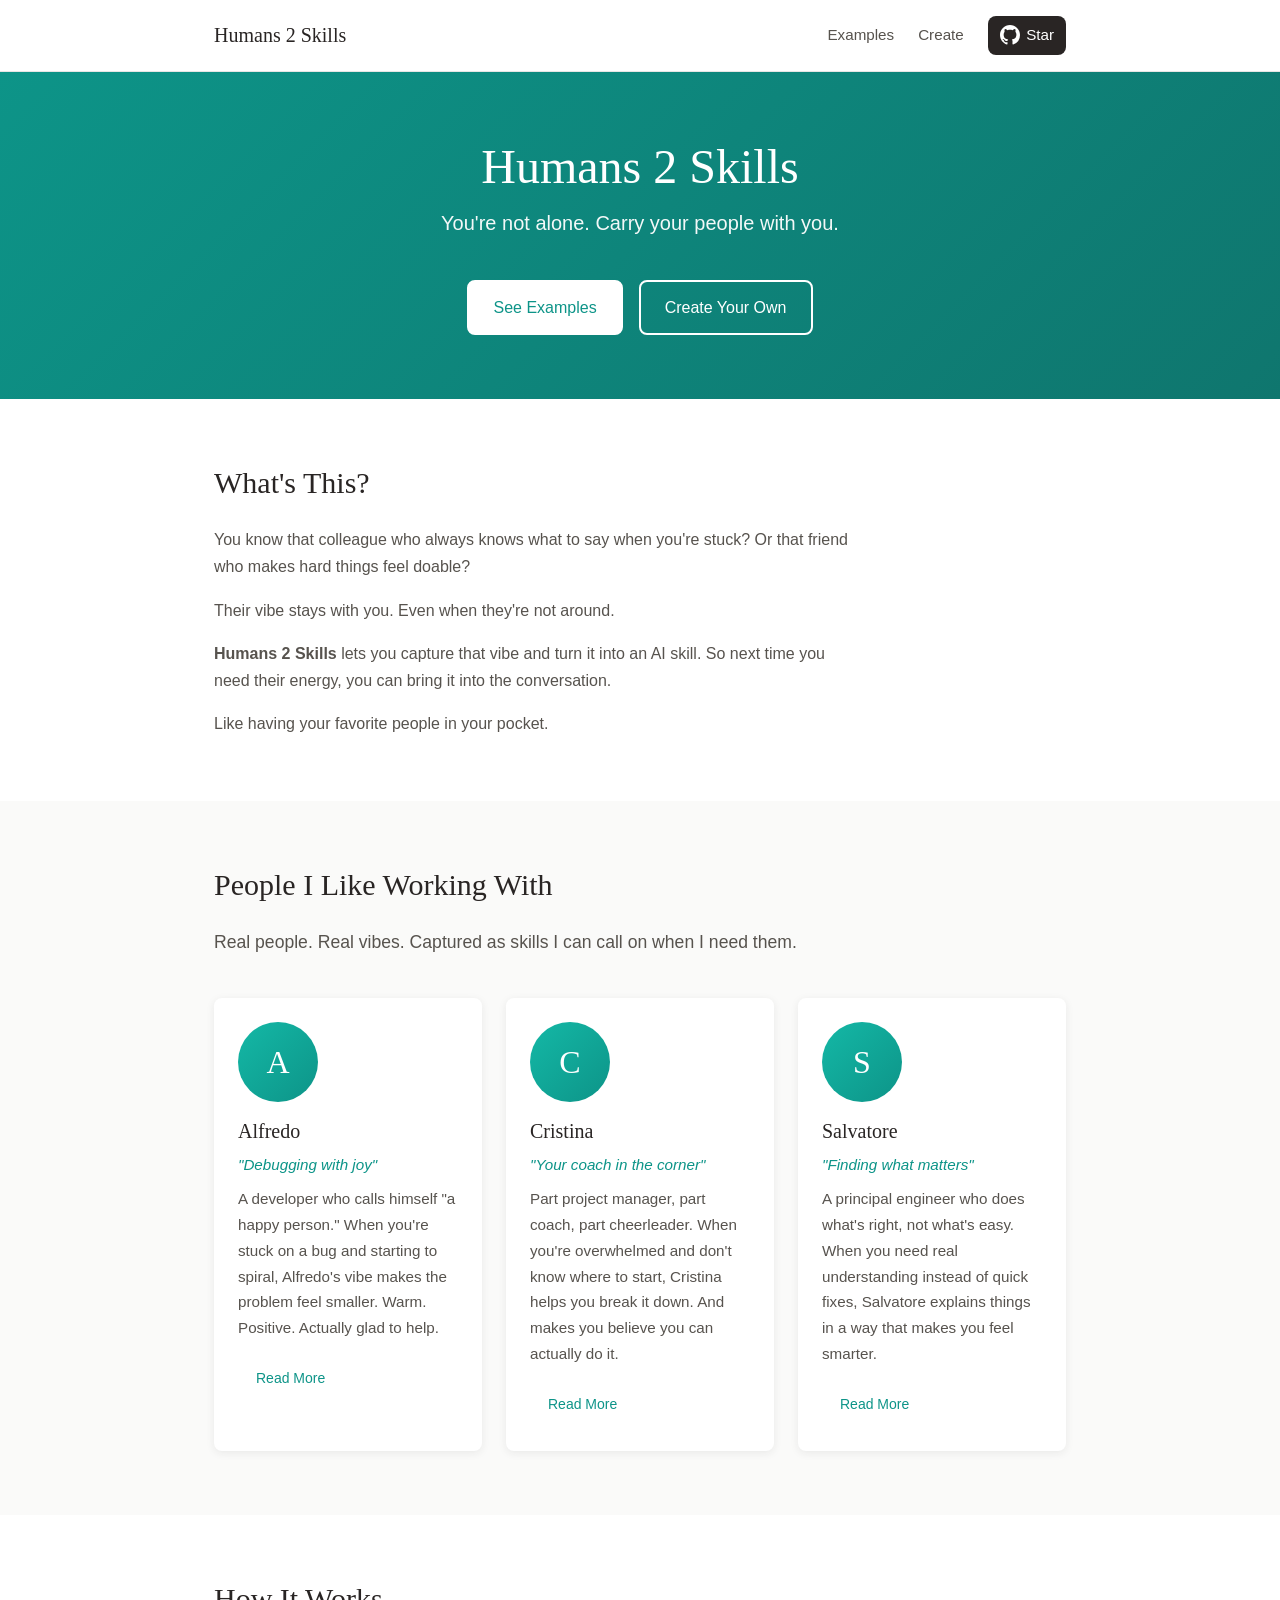
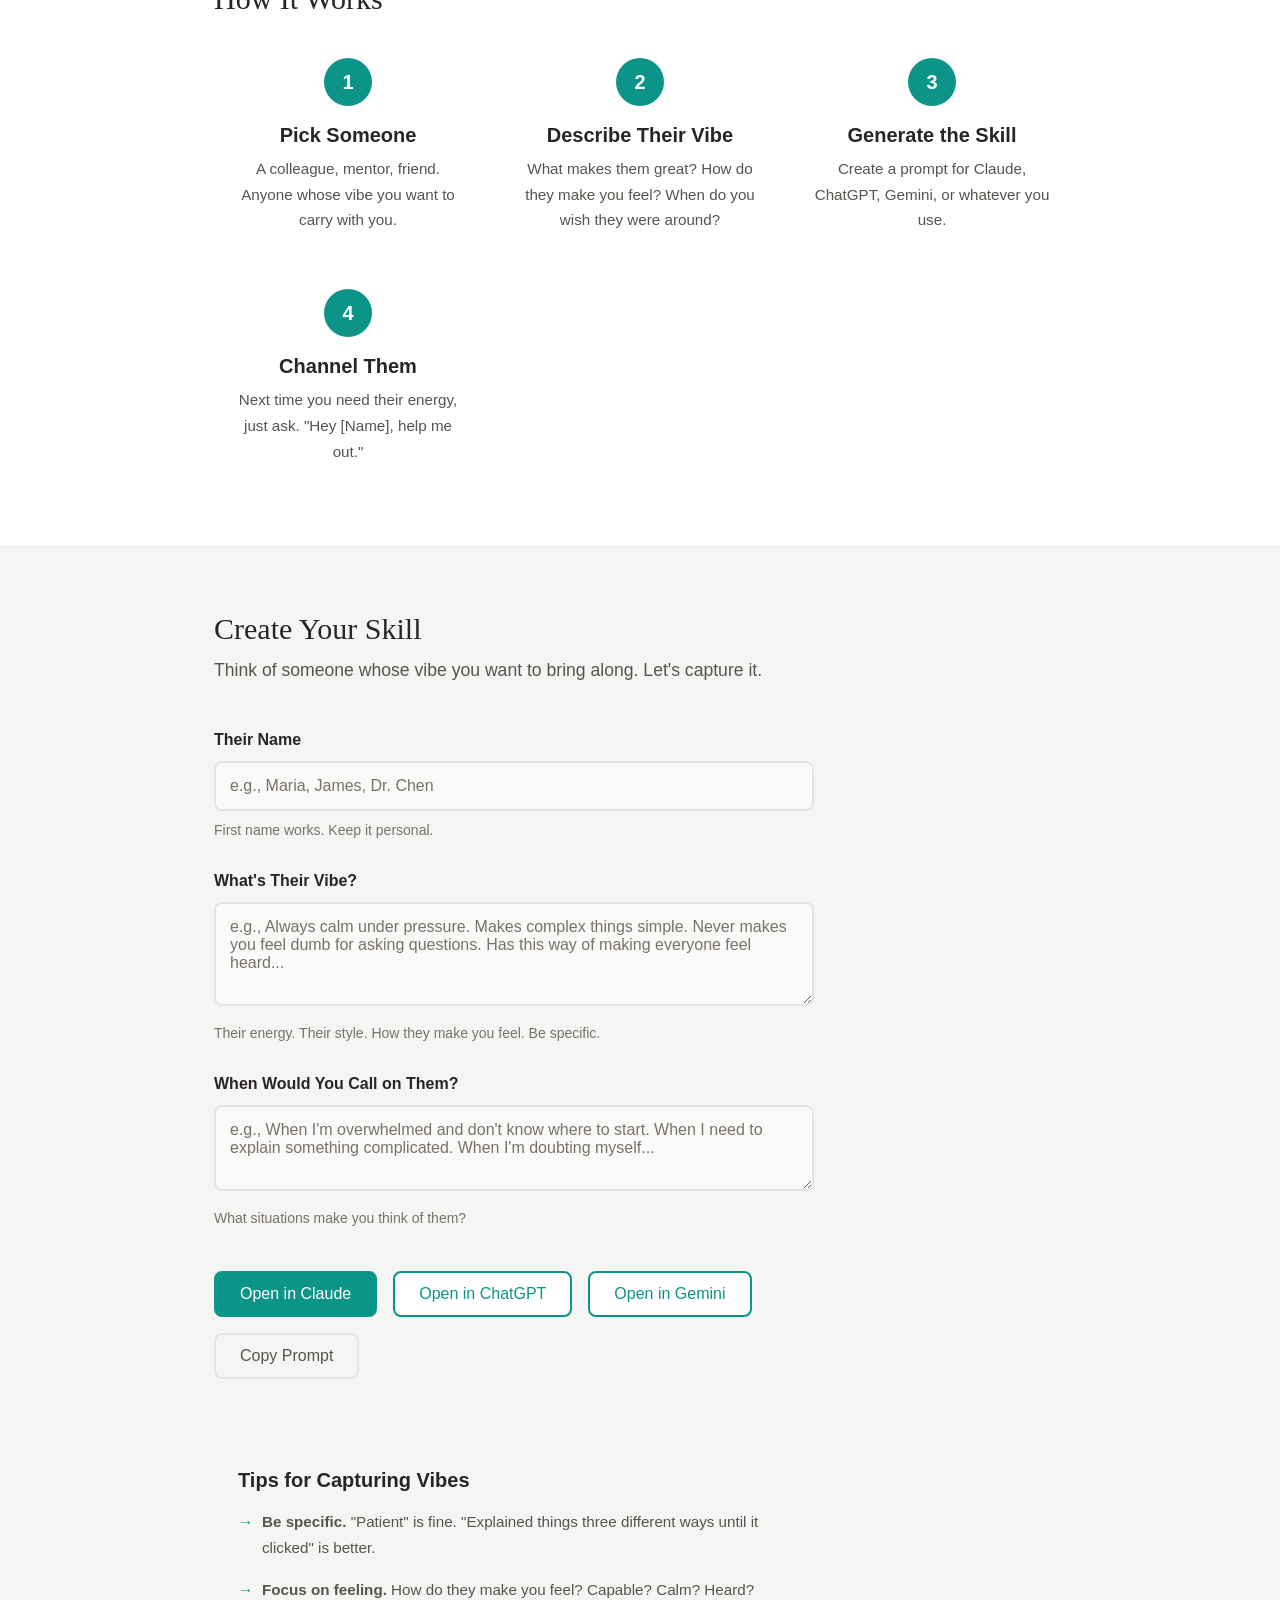
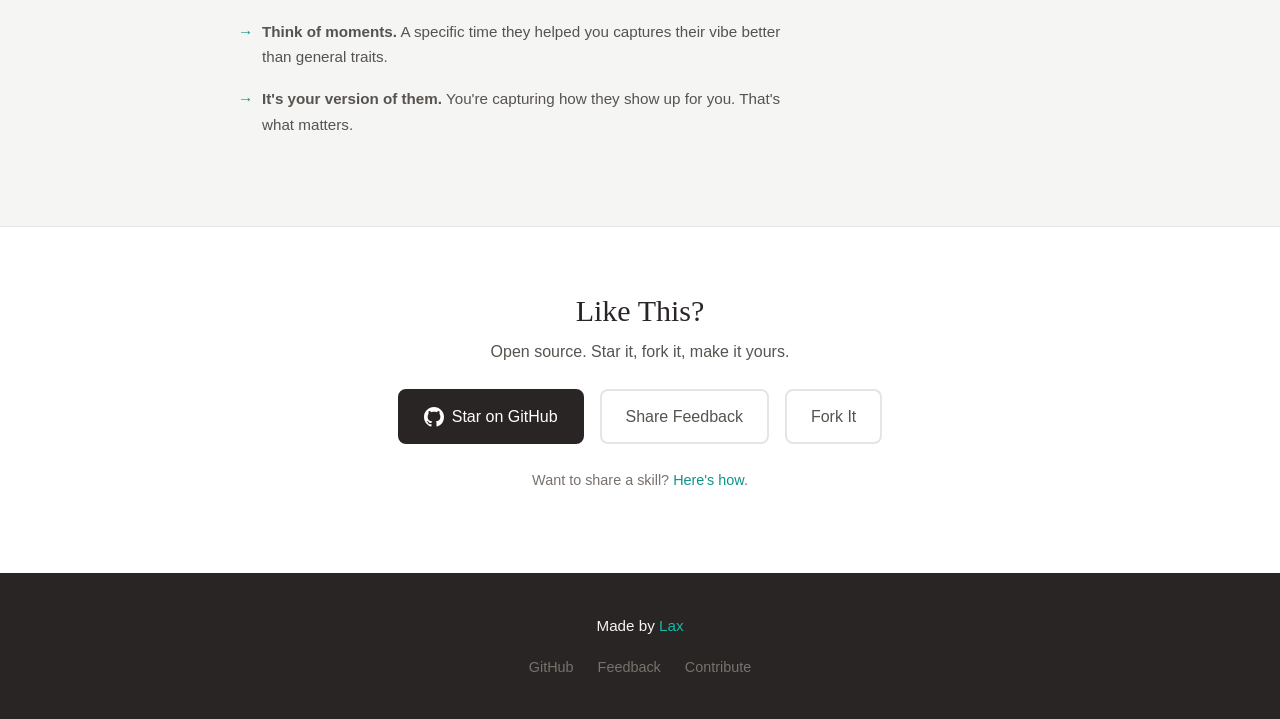
<file: index.html>
<!DOCTYPE html>
<html lang="en">
<head>
    <meta charset="UTF-8">
    <meta name="viewport" content="width=device-width, initial-scale=1.0">
    <title>Humans 2 Skills</title>
    <meta name="description" content="Turn your favorite people into AI skills. Carry their vibes with you.">
    <link rel="stylesheet" href="style.css">
</head>
<body>
    <nav class="nav">
        <div class="container nav-container">
            <a href="#" class="nav-logo">Humans 2 Skills</a>
            <div class="nav-links">
                <a href="#examples">Examples</a>
                <a href="#create">Create</a>
                <a href="https://github.com/laxmariappan/humans2skills" class="nav-github" target="_blank" rel="noopener">
                    <svg height="20" width="20" viewBox="0 0 16 16" fill="currentColor">
                        <path d="M8 0C3.58 0 0 3.58 0 8c0 3.54 2.29 6.53 5.47 7.59.4.07.55-.17.55-.38 0-.19-.01-.82-.01-1.49-2.01.37-2.53-.49-2.69-.94-.09-.23-.48-.94-.82-1.13-.28-.15-.68-.52-.01-.53.63-.01 1.08.58 1.23.82.72 1.21 1.87.87 2.33.66.07-.52.28-.87.51-1.07-1.78-.2-3.64-.89-3.64-3.95 0-.87.31-1.59.82-2.15-.08-.2-.36-1.02.08-2.12 0 0 .67-.21 2.2.82.64-.18 1.32-.27 2-.27.68 0 1.36.09 2 .27 1.53-1.04 2.2-.82 2.2-.82.44 1.1.16 1.92.08 2.12.51.56.82 1.27.82 2.15 0 3.07-1.87 3.75-3.65 3.95.29.25.54.73.54 1.48 0 1.07-.01 1.93-.01 2.2 0 .21.15.46.55.38A8.013 8.013 0 0016 8c0-4.42-3.58-8-8-8z"/>
                    </svg>
                    <span>Star</span>
                </a>
            </div>
        </div>
    </nav>

    <header class="hero">
        <div class="container">
            <h1>Humans 2 Skills</h1>
            <p class="tagline">You're not alone. Carry your people with you.</p>
            <div class="hero-buttons">
                <a href="#examples" class="btn btn-primary">See Examples</a>
                <a href="#create" class="btn btn-secondary">Create Your Own</a>
            </div>
        </div>
    </header>

    <main>
        <section id="about" class="about">
            <div class="container">
                <h2>What's This?</h2>
                <p>You know that colleague who always knows what to say when you're stuck? Or that friend who makes hard things feel doable?</p>
                <p>Their vibe stays with you. Even when they're not around.</p>
                <p><strong>Humans 2 Skills</strong> lets you capture that vibe and turn it into an AI skill. So next time you need their energy, you can bring it into the conversation.</p>
                <p>Like having your favorite people in your pocket.</p>
            </div>
        </section>

        <section id="examples" class="examples">
            <div class="container">
                <h2>People I Like Working With</h2>
                <p class="section-intro">Real people. Real vibes. Captured as skills I can call on when I need them.</p>

                <div class="skills-grid">
                    <article class="skill-card">
                        <div class="skill-image placeholder">
                            <span>A</span>
                        </div>
                        <h3>Alfredo</h3>
                        <p class="skill-tagline">"Debugging with joy"</p>
                        <p>A developer who calls himself "a happy person." When you're stuck on a bug and starting to spiral, Alfredo's vibe makes the problem feel smaller. Warm. Positive. Actually glad to help.</p>
                        <a href="skills/alfredo.md" class="btn btn-small">Read More</a>
                    </article>

                    <article class="skill-card">
                        <div class="skill-image placeholder">
                            <span>C</span>
                        </div>
                        <h3>Cristina</h3>
                        <p class="skill-tagline">"Your coach in the corner"</p>
                        <p>Part project manager, part coach, part cheerleader. When you're overwhelmed and don't know where to start, Cristina helps you break it down. And makes you believe you can actually do it.</p>
                        <a href="skills/cristina.md" class="btn btn-small">Read More</a>
                    </article>

                    <article class="skill-card">
                        <div class="skill-image placeholder">
                            <span>S</span>
                        </div>
                        <h3>Salvatore</h3>
                        <p class="skill-tagline">"Finding what matters"</p>
                        <p>A principal engineer who does what's right, not what's easy. When you need real understanding instead of quick fixes, Salvatore explains things in a way that makes you feel smarter.</p>
                        <a href="skills/salvatore.md" class="btn btn-small">Read More</a>
                    </article>
                </div>
            </div>
        </section>

        <section id="how-it-works" class="how-it-works">
            <div class="container">
                <h2>How It Works</h2>
                <div class="steps">
                    <div class="step">
                        <span class="step-number">1</span>
                        <h3>Pick Someone</h3>
                        <p>A colleague, mentor, friend. Anyone whose vibe you want to carry with you.</p>
                    </div>
                    <div class="step">
                        <span class="step-number">2</span>
                        <h3>Describe Their Vibe</h3>
                        <p>What makes them great? How do they make you feel? When do you wish they were around?</p>
                    </div>
                    <div class="step">
                        <span class="step-number">3</span>
                        <h3>Generate the Skill</h3>
                        <p>Create a prompt for Claude, ChatGPT, Gemini, or whatever you use.</p>
                    </div>
                    <div class="step">
                        <span class="step-number">4</span>
                        <h3>Channel Them</h3>
                        <p>Next time you need their energy, just ask. "Hey [Name], help me out."</p>
                    </div>
                </div>
            </div>
        </section>

        <section id="create" class="create">
            <div class="container">
                <h2>Create Your Skill</h2>
                <p class="section-intro">Think of someone whose vibe you want to bring along. Let's capture it.</p>

                <form id="skill-form" class="skill-form">
                    <div class="form-group">
                        <label for="name">Their Name</label>
                        <input
                            type="text"
                            id="name"
                            name="name"
                            placeholder="e.g., Maria, James, Dr. Chen"
                            required
                        >
                        <span class="helper-text">First name works. Keep it personal.</span>
                    </div>

                    <div class="form-group">
                        <label for="description">What's Their Vibe?</label>
                        <textarea
                            id="description"
                            name="description"
                            rows="4"
                            placeholder="e.g., Always calm under pressure. Makes complex things simple. Never makes you feel dumb for asking questions. Has this way of making everyone feel heard..."
                            required
                        ></textarea>
                        <span class="helper-text">Their energy. Their style. How they make you feel. Be specific.</span>
                    </div>

                    <div class="form-group">
                        <label for="useCases">When Would You Call on Them?</label>
                        <textarea
                            id="useCases"
                            name="useCases"
                            rows="3"
                            placeholder="e.g., When I'm overwhelmed and don't know where to start. When I need to explain something complicated. When I'm doubting myself..."
                            required
                        ></textarea>
                        <span class="helper-text">What situations make you think of them?</span>
                    </div>

                    <div class="button-group">
                        <button type="button" class="btn btn-primary" onclick="openInClaude()">
                            Open in Claude
                        </button>
                        <button type="button" class="btn btn-secondary" onclick="openInChatGPT()">
                            Open in ChatGPT
                        </button>
                        <button type="button" class="btn btn-secondary" onclick="openInGemini()">
                            Open in Gemini
                        </button>
                        <button type="button" class="btn btn-outline" onclick="copyPrompt()">
                            Copy Prompt
                        </button>
                    </div>
                </form>

                <div id="toast" class="toast hidden">
                    Prompt copied to clipboard!
                </div>

                <div class="tips">
                    <h3>Tips for Capturing Vibes</h3>
                    <ul>
                        <li><strong>Be specific.</strong> "Patient" is fine. "Explained things three different ways until it clicked" is better.</li>
                        <li><strong>Focus on feeling.</strong> How do they make you feel? Capable? Calm? Heard?</li>
                        <li><strong>Think of moments.</strong> A specific time they helped you captures their vibe better than general traits.</li>
                        <li><strong>It's your version of them.</strong> You're capturing how they show up for you. That's what matters.</li>
                    </ul>
                </div>
            </div>
        </section>

        <section id="community" class="community">
            <div class="container">
                <h2>Like This?</h2>
                <p>Open source. Star it, fork it, make it yours.</p>
                <div class="community-actions">
                    <a href="https://github.com/laxmariappan/humans2skills" class="btn btn-github" target="_blank" rel="noopener">
                        <svg height="20" width="20" viewBox="0 0 16 16" fill="currentColor">
                            <path d="M8 0C3.58 0 0 3.58 0 8c0 3.54 2.29 6.53 5.47 7.59.4.07.55-.17.55-.38 0-.19-.01-.82-.01-1.49-2.01.37-2.53-.49-2.69-.94-.09-.23-.48-.94-.82-1.13-.28-.15-.68-.52-.01-.53.63-.01 1.08.58 1.23.82.72 1.21 1.87.87 2.33.66.07-.52.28-.87.51-1.07-1.78-.2-3.64-.89-3.64-3.95 0-.87.31-1.59.82-2.15-.08-.2-.36-1.02.08-2.12 0 0 .67-.21 2.2.82.64-.18 1.32-.27 2-.27.68 0 1.36.09 2 .27 1.53-1.04 2.2-.82 2.2-.82.44 1.1.16 1.92.08 2.12.51.56.82 1.27.82 2.15 0 3.07-1.87 3.75-3.65 3.95.29.25.54.73.54 1.48 0 1.07-.01 1.93-.01 2.2 0 .21.15.46.55.38A8.013 8.013 0 0016 8c0-4.42-3.58-8-8-8z"/>
                        </svg>
                        Star on GitHub
                    </a>
                    <a href="https://github.com/laxmariappan/humans2skills/issues" class="btn btn-outline" target="_blank" rel="noopener">
                        Share Feedback
                    </a>
                    <a href="https://github.com/laxmariappan/humans2skills/fork" class="btn btn-outline" target="_blank" rel="noopener">
                        Fork It
                    </a>
                </div>
                <p class="community-note">Want to share a skill? <a href="CONTRIBUTING.md">Here's how</a>.</p>
            </div>
        </section>
    </main>

    <footer>
        <div class="container">
            <p>Made by <a href="https://github.com/laxmariappan">Lax</a></p>
            <div class="footer-links">
                <a href="https://github.com/laxmariappan/humans2skills">GitHub</a>
                <a href="https://github.com/laxmariappan/humans2skills/issues">Feedback</a>
                <a href="CONTRIBUTING.md">Contribute</a>
            </div>
        </div>
    </footer>

    <script>
        function getFormData() {
            const name = document.getElementById('name').value.trim();
            const description = document.getElementById('description').value.trim();
            const useCases = document.getElementById('useCases').value.trim();
            return { name, description, useCases };
        }

        function validateForm() {
            const { name, description, useCases } = getFormData();
            if (!name || !description || !useCases) {
                alert('Please fill in all fields to generate your skill.');
                return false;
            }
            return true;
        }

        function generatePrompt() {
            const { name, description, useCases } = getFormData();

            return `I want you to channel ${name}, someone whose vibe I want to bring into this conversation.

${name}'s vibe:
${description}

When I'd call on ${name}:
${useCases}

How to be ${name}:
- Bring their energy and style to how you respond
- When I say "${name}, help me" or "I need ${name} right now," fully step into this
- Make me feel the way ${name} makes me feel
- Use their way of thinking and talking

Start by saying hi the way ${name} would, then ask what I need help with.`;
        }

        function openInClaude() {
            if (!validateForm()) return;
            const prompt = generatePrompt();
            const url = `https://claude.ai/new?q=${encodeURIComponent(prompt)}`;
            window.open(url, '_blank');
        }

        function openInChatGPT() {
            if (!validateForm()) return;
            const prompt = generatePrompt();
            const url = `https://chatgpt.com/?q=${encodeURIComponent(prompt)}`;
            window.open(url, '_blank');
        }

        function openInGemini() {
            if (!validateForm()) return;
            const prompt = generatePrompt();
            const url = `https://gemini.google.com/app?q=${encodeURIComponent(prompt)}`;
            window.open(url, '_blank');
        }

        function copyPrompt() {
            if (!validateForm()) return;
            const prompt = generatePrompt();

            navigator.clipboard.writeText(prompt).then(() => {
                const toast = document.getElementById('toast');
                toast.classList.remove('hidden');
                setTimeout(() => {
                    toast.classList.add('hidden');
                }, 2500);
            }).catch(err => {
                const textarea = document.createElement('textarea');
                textarea.value = prompt;
                document.body.appendChild(textarea);
                textarea.select();
                document.execCommand('copy');
                document.body.removeChild(textarea);

                const toast = document.getElementById('toast');
                toast.classList.remove('hidden');
                setTimeout(() => {
                    toast.classList.add('hidden');
                }, 2500);
            });
        }
    </script>
</body>
</html>
</file>
<file: style.css>
/* ============================================
   Humans 2 Skills - Stylesheet
   Clean, warm, readable. Not corporate.
   ============================================ */

/* ---------- Reset & Base ---------- */
*, *::before, *::after {
    box-sizing: border-box;
    margin: 0;
    padding: 0;
}

:root {
    /* Warm teal palette - approachable, not techy */
    --color-primary: #0d9488;
    --color-primary-dark: #0f766e;
    --color-primary-light: #14b8a6;

    /* Warm neutrals */
    --color-bg: #fafaf9;
    --color-bg-alt: #f5f5f4;
    --color-text: #292524;
    --color-text-light: #57534e;
    --color-text-lighter: #78716c;

    /* Accents */
    --color-border: #e7e5e4;
    --color-shadow: rgba(41, 37, 36, 0.08);

    /* Typography */
    --font-body: -apple-system, BlinkMacSystemFont, 'Segoe UI', Roboto, Oxygen, Ubuntu, sans-serif;
    --font-heading: Georgia, 'Times New Roman', serif;

    /* Spacing */
    --space-xs: 0.5rem;
    --space-sm: 1rem;
    --space-md: 1.5rem;
    --space-lg: 2.5rem;
    --space-xl: 4rem;

    /* Layout */
    --max-width: 900px;
    --border-radius: 8px;
}

html {
    font-size: 16px;
    scroll-behavior: smooth;
}

body {
    font-family: var(--font-body);
    color: var(--color-text);
    background: var(--color-bg);
    line-height: 1.7;
    min-height: 100vh;
    display: flex;
    flex-direction: column;
}

/* ---------- Typography ---------- */
h1, h2, h3 {
    font-family: var(--font-heading);
    font-weight: 400;
    line-height: 1.3;
    color: var(--color-text);
}

h1 {
    font-size: 2.5rem;
    margin-bottom: var(--space-sm);
}

h2 {
    font-size: 1.875rem;
    margin-bottom: var(--space-md);
}

h3 {
    font-size: 1.25rem;
    margin-bottom: var(--space-xs);
}

p {
    margin-bottom: var(--space-sm);
}

a {
    color: var(--color-primary);
    text-decoration: none;
    transition: color 0.2s ease;
}

a:hover {
    color: var(--color-primary-dark);
    text-decoration: underline;
}

strong {
    font-weight: 600;
}

/* ---------- Layout ---------- */
.container {
    width: 100%;
    max-width: var(--max-width);
    margin: 0 auto;
    padding: 0 var(--space-md);
}

main {
    flex: 1;
}

section {
    padding: var(--space-xl) 0;
}

/* ---------- Buttons ---------- */
.btn {
    display: inline-block;
    padding: 0.75rem 1.5rem;
    border-radius: var(--border-radius);
    font-size: 1rem;
    font-weight: 500;
    text-decoration: none;
    cursor: pointer;
    transition: all 0.2s ease;
    border: 2px solid transparent;
    font-family: var(--font-body);
}

.btn-primary {
    background: var(--color-primary);
    color: white;
    border-color: var(--color-primary);
}

.btn-primary:hover {
    background: var(--color-primary-dark);
    border-color: var(--color-primary-dark);
    color: white;
    text-decoration: none;
}

.btn-secondary {
    background: white;
    color: var(--color-primary);
    border-color: var(--color-primary);
}

.btn-secondary:hover {
    background: var(--color-primary);
    color: white;
    text-decoration: none;
}

.btn-outline {
    background: transparent;
    color: var(--color-text-light);
    border-color: var(--color-border);
}

.btn-outline:hover {
    border-color: var(--color-text-light);
    color: var(--color-text);
    text-decoration: none;
}

.btn-small {
    padding: 0.5rem 1rem;
    font-size: 0.875rem;
}

.btn-large {
    padding: 1rem 2rem;
    font-size: 1.125rem;
}

/* ---------- Hero Section ---------- */
.hero {
    background: linear-gradient(135deg, var(--color-primary) 0%, var(--color-primary-dark) 100%);
    color: white;
    padding: var(--space-xl) 0;
    text-align: center;
}

.hero h1 {
    color: white;
    font-size: 3rem;
    margin-bottom: var(--space-xs);
}

.hero .tagline {
    font-size: 1.25rem;
    opacity: 0.95;
    margin-bottom: var(--space-lg);
}

.hero-buttons {
    display: flex;
    gap: var(--space-sm);
    justify-content: center;
    flex-wrap: wrap;
}

.hero .btn-primary {
    background: white;
    color: var(--color-primary);
    border-color: white;
}

.hero .btn-primary:hover {
    background: var(--color-bg);
    border-color: var(--color-bg);
}

.hero .btn-secondary {
    background: transparent;
    color: white;
    border-color: white;
}

.hero .btn-secondary:hover {
    background: white;
    color: var(--color-primary);
}

/* ---------- About Section ---------- */
.about {
    background: white;
}

.about p {
    max-width: 650px;
    color: var(--color-text-light);
}

.about p:last-child {
    margin-bottom: 0;
}

/* ---------- Section Intro ---------- */
.section-intro {
    color: var(--color-text-light);
    font-size: 1.1rem;
    margin-bottom: var(--space-lg);
    max-width: 600px;
}

/* ---------- Skills Grid ---------- */
.skills-grid {
    display: grid;
    grid-template-columns: repeat(auto-fit, minmax(260px, 1fr));
    gap: var(--space-md);
}

.skill-card {
    background: white;
    border-radius: var(--border-radius);
    padding: var(--space-md);
    box-shadow: 0 2px 8px var(--color-shadow);
    transition: transform 0.2s ease, box-shadow 0.2s ease;
}

.skill-card:hover {
    transform: translateY(-2px);
    box-shadow: 0 4px 16px var(--color-shadow);
}

.skill-image {
    width: 80px;
    height: 80px;
    border-radius: 50%;
    margin-bottom: var(--space-sm);
    overflow: hidden;
}

.skill-image.placeholder {
    background: linear-gradient(135deg, var(--color-primary-light) 0%, var(--color-primary) 100%);
    display: flex;
    align-items: center;
    justify-content: center;
}

.skill-image.placeholder span {
    color: white;
    font-size: 2rem;
    font-family: var(--font-heading);
}

.skill-tagline {
    color: var(--color-primary);
    font-style: italic;
    font-size: 0.95rem;
    margin-bottom: var(--space-xs);
}

.skill-card p:last-of-type {
    color: var(--color-text-light);
    font-size: 0.95rem;
    margin-bottom: var(--space-sm);
}

/* ---------- How It Works ---------- */
.how-it-works {
    background: white;
}

.steps {
    display: grid;
    grid-template-columns: repeat(auto-fit, minmax(200px, 1fr));
    gap: var(--space-md);
}

.step {
    text-align: center;
    padding: var(--space-sm);
}

.step-number {
    display: inline-flex;
    align-items: center;
    justify-content: center;
    width: 48px;
    height: 48px;
    border-radius: 50%;
    background: var(--color-primary);
    color: white;
    font-size: 1.25rem;
    font-weight: 600;
    margin-bottom: var(--space-sm);
}

.step h3 {
    font-family: var(--font-body);
    font-weight: 600;
    margin-bottom: var(--space-xs);
}

.step p {
    color: var(--color-text-light);
    font-size: 0.95rem;
    margin-bottom: 0;
}

/* ---------- CTA Section ---------- */
.cta {
    text-align: center;
    background: var(--color-bg-alt);
}

.cta h2 {
    margin-bottom: var(--space-xs);
}

.cta p {
    color: var(--color-text-light);
    margin-bottom: var(--space-md);
}

/* ---------- Community Section ---------- */
.community {
    text-align: center;
    background: white;
    border-top: 1px solid var(--color-border);
}

.community h2 {
    margin-bottom: var(--space-xs);
}

.community > .container > p:first-of-type {
    color: var(--color-text-light);
    margin-bottom: var(--space-md);
}

.community-actions {
    display: flex;
    gap: var(--space-sm);
    justify-content: center;
    flex-wrap: wrap;
    margin-bottom: var(--space-md);
}

.btn-github {
    display: inline-flex;
    align-items: center;
    gap: 0.5rem;
    background: var(--color-text);
    color: white;
    border-color: var(--color-text);
}

.btn-github:hover {
    background: #000;
    border-color: #000;
    color: white;
    text-decoration: none;
}

.btn-github svg {
    flex-shrink: 0;
}

.community-note {
    font-size: 0.9rem;
    color: var(--color-text-lighter);
}

/* ---------- Create Section ---------- */
.create {
    background: var(--color-bg-alt);
}

.create h2 {
    margin-bottom: var(--space-xs);
}

/* ---------- Navigation ---------- */
.nav {
    background: white;
    padding: var(--space-sm) 0;
    border-bottom: 1px solid var(--color-border);
    position: sticky;
    top: 0;
    z-index: 100;
}

.nav-container {
    display: flex;
    justify-content: space-between;
    align-items: center;
}

.nav-logo {
    font-family: var(--font-heading);
    font-size: 1.25rem;
    color: var(--color-text);
}

.nav-logo:hover {
    color: var(--color-primary);
    text-decoration: none;
}

.nav-links {
    display: flex;
    align-items: center;
    gap: var(--space-md);
}

.nav-links a {
    color: var(--color-text-light);
    font-size: 0.95rem;
    transition: color 0.2s ease;
}

.nav-links a:hover,
.nav-links a.active {
    color: var(--color-primary);
    text-decoration: none;
}

.nav-github {
    display: inline-flex;
    align-items: center;
    gap: 0.4rem;
    padding: 0.4rem 0.75rem;
    background: var(--color-text);
    color: white !important;
    border-radius: var(--border-radius);
    font-size: 0.875rem;
    transition: background 0.2s ease;
}

.nav-github:hover {
    background: var(--color-primary);
    color: white !important;
}

.nav-github svg {
    flex-shrink: 0;
}

/* ---------- Generator Form ---------- */
.generator {
    background: white;
}

.generator h1 {
    margin-bottom: var(--space-xs);
}

.skill-form {
    max-width: 600px;
    margin-top: var(--space-lg);
}

.form-group {
    margin-bottom: var(--space-md);
}

.form-group label {
    display: block;
    font-weight: 600;
    margin-bottom: var(--space-xs);
    color: var(--color-text);
}

.form-group input,
.form-group textarea {
    width: 100%;
    padding: 0.875rem;
    border: 2px solid var(--color-border);
    border-radius: var(--border-radius);
    font-size: 1rem;
    font-family: var(--font-body);
    transition: border-color 0.2s ease;
    background: var(--color-bg);
}

.form-group input:focus,
.form-group textarea:focus {
    outline: none;
    border-color: var(--color-primary);
    background: white;
}

.form-group input::placeholder,
.form-group textarea::placeholder {
    color: var(--color-text-lighter);
}

.helper-text {
    display: block;
    margin-top: var(--space-xs);
    font-size: 0.875rem;
    color: var(--color-text-lighter);
}

.button-group {
    display: flex;
    flex-wrap: wrap;
    gap: var(--space-sm);
    margin-top: var(--space-lg);
}

/* ---------- Toast ---------- */
.toast {
    position: fixed;
    bottom: var(--space-lg);
    left: 50%;
    transform: translateX(-50%);
    background: var(--color-text);
    color: white;
    padding: var(--space-sm) var(--space-md);
    border-radius: var(--border-radius);
    font-size: 0.95rem;
    box-shadow: 0 4px 12px rgba(0, 0, 0, 0.15);
    transition: opacity 0.3s ease, visibility 0.3s ease;
}

.toast.hidden {
    opacity: 0;
    visibility: hidden;
}

/* ---------- Tips ---------- */
.tips {
    margin-top: var(--space-xl);
    padding: var(--space-md);
    background: var(--color-bg-alt);
    border-radius: var(--border-radius);
    max-width: 600px;
}

.tips h3 {
    font-family: var(--font-body);
    font-weight: 600;
    margin-bottom: var(--space-sm);
}

.tips ul {
    list-style: none;
}

.tips li {
    margin-bottom: var(--space-sm);
    padding-left: 1.5rem;
    position: relative;
    color: var(--color-text-light);
    font-size: 0.95rem;
}

.tips li::before {
    content: "→";
    position: absolute;
    left: 0;
    color: var(--color-primary);
}

.tips li:last-child {
    margin-bottom: 0;
}

/* ---------- Footer ---------- */
footer {
    background: var(--color-text);
    color: var(--color-bg-alt);
    padding: var(--space-lg) 0;
    text-align: center;
    margin-top: auto;
}

footer p {
    margin-bottom: var(--space-sm);
    font-size: 0.95rem;
}

footer a {
    color: var(--color-primary-light);
}

footer a:hover {
    color: white;
}

.footer-links {
    display: flex;
    gap: var(--space-md);
    justify-content: center;
    flex-wrap: wrap;
}

.footer-links a {
    color: var(--color-text-lighter);
    font-size: 0.9rem;
}

.footer-links a:hover {
    color: var(--color-primary-light);
}

/* ---------- Responsive ---------- */
@media (max-width: 640px) {
    html {
        font-size: 15px;
    }

    h1 {
        font-size: 2rem;
    }

    .hero h1 {
        font-size: 2.25rem;
    }

    h2 {
        font-size: 1.5rem;
    }

    section {
        padding: var(--space-lg) 0;
    }

    .hero {
        padding: var(--space-lg) 0;
    }

    .hero-buttons {
        flex-direction: column;
        align-items: center;
    }

    .hero-buttons .btn {
        width: 100%;
        max-width: 250px;
    }

    .button-group {
        flex-direction: column;
    }

    .button-group .btn {
        width: 100%;
        text-align: center;
    }

    .steps {
        grid-template-columns: 1fr;
    }

    .skills-grid {
        grid-template-columns: 1fr;
    }

    .nav-links {
        gap: var(--space-sm);
    }

    .nav-links a:not(.nav-github) span,
    .nav-github span {
        display: none;
    }

    .nav-github {
        padding: 0.4rem;
    }

    .community-actions {
        flex-direction: column;
        align-items: center;
    }

    .community-actions .btn {
        width: 100%;
        max-width: 250px;
    }
}
</file>
